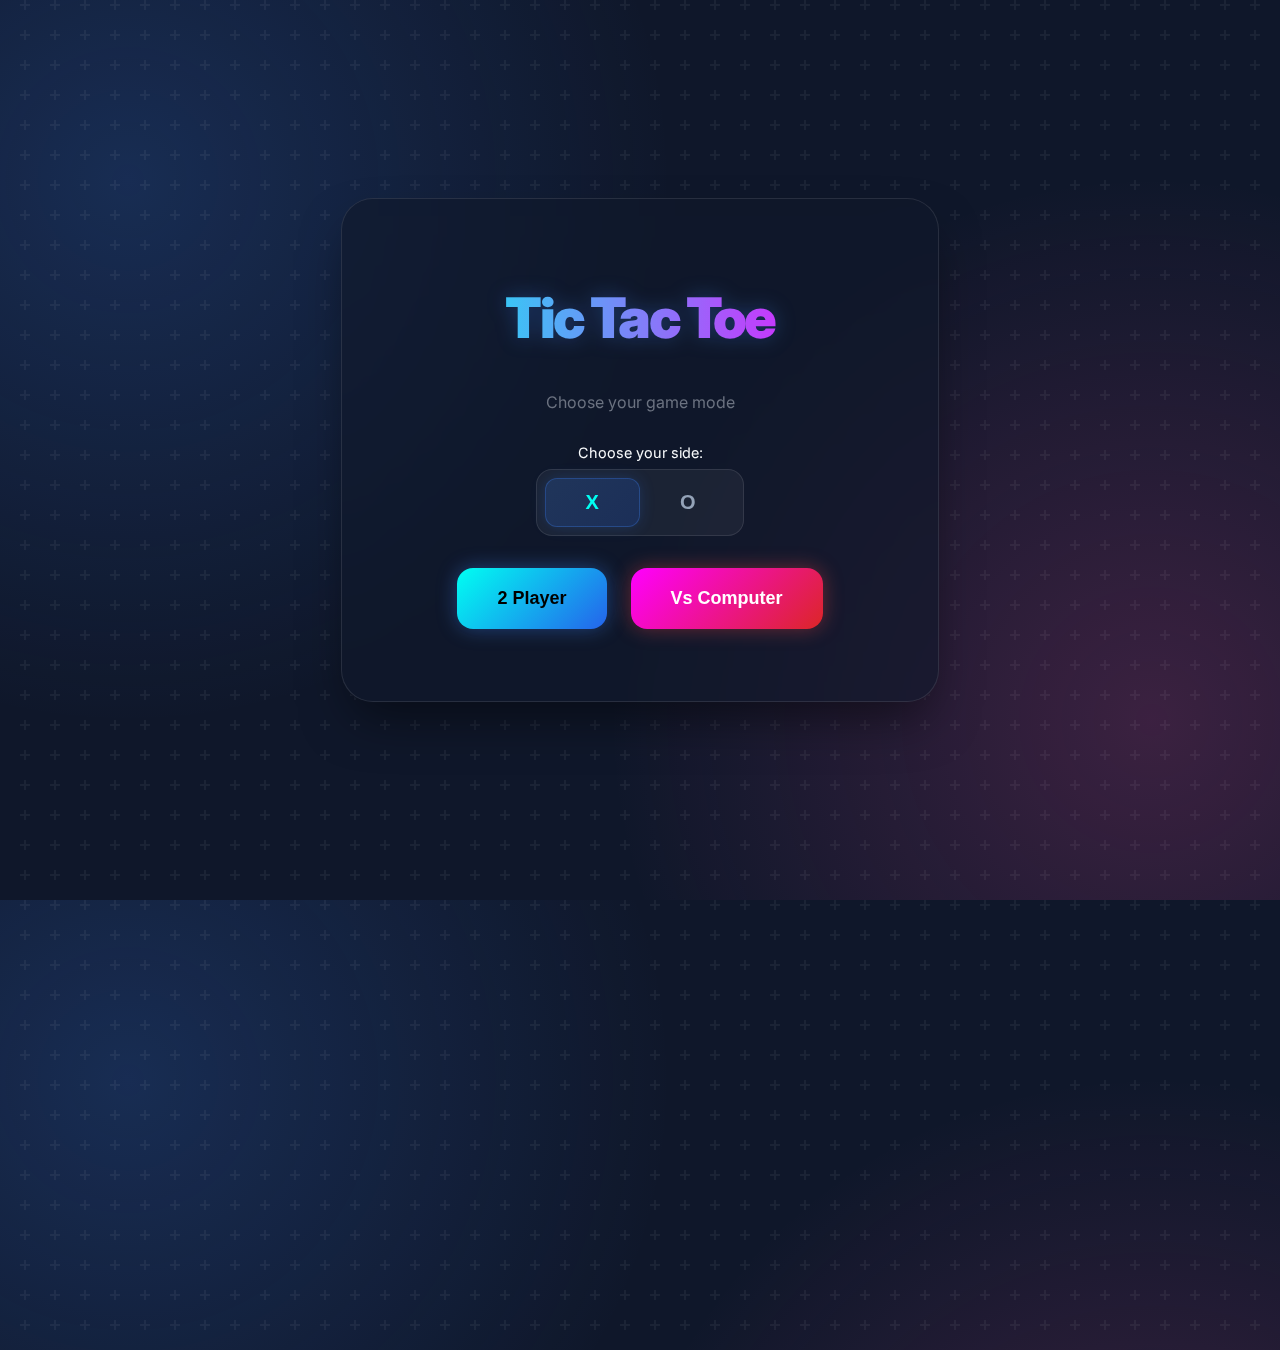
<file: index.html>
<!DOCTYPE html>
<html lang="en">
<head>
    <meta charset="UTF-8">
    <meta name="viewport" content="width=device-width, initial-scale=1.0">
    <title>Tic Tac Toe</title>
    <link rel="stylesheet" href="css/style.css">
    <link rel="stylesheet" href="css/responsive.css">
    <link rel="preconnect" href="https://fonts.googleapis.com">
    <link rel="preconnect" href="https://fonts.gstatic.com" crossorigin>
    <link href="https://fonts.googleapis.com/css2?family=Inter:wght@400;600;700&display=swap" rel="stylesheet">
</head>
<body>

    <div class="container">
        <h1>Tic Tac Toe</h1>

        <!-- Home Screen -->
        <div id="home-screen">
            <p style="margin-bottom: 2rem; color: #6B7280;">Choose your game mode</p>
            
            <div class="symbol-selection" style="margin-bottom: 2rem;">
                <p style="margin-bottom: 0.5rem; font-size: 0.9rem;">Choose your side:</p>
                <div class="toggle-container">
                    <button class="toggle-btn active" data-symbol="X">X</button>
                    <button class="toggle-btn" data-symbol="O">O</button>
                </div>
            </div>

            <div class="mode-selection">
                <button id="btn-2player" class="btn btn-primary">2 Player</button>
                <button id="btn-ai" class="btn btn-secondary">Vs Computer</button>
            </div>
        </div>

        <!-- Game Screen -->
        <div id="game-screen" class="hidden">
            <div class="status-bar" id="status-text">Player X's Turn</div>
            
            <div class="game-board" id="board">
                <div class="cell" data-index="0"></div>
                <div class="cell" data-index="1"></div>
                <div class="cell" data-index="2"></div>
                <div class="cell" data-index="3"></div>
                <div class="cell" data-index="4"></div>
                <div class="cell" data-index="5"></div>
                <div class="cell" data-index="6"></div>
                <div class="cell" data-index="7"></div>
                <div class="cell" data-index="8"></div>
            </div>

            <div class="controls">
                <button id="btn-restart" class="btn btn-secondary" style="font-size: 0.9rem; padding: 0.5rem 1rem;">Restart</button>
                <button id="btn-home" class="btn" style="font-size: 0.9rem; padding: 0.5rem 1rem;">Home</button>
            </div>
        </div>

        <!-- Result Screen Overlay -->
        <div id="result-screen" class="hidden">
            <div class="result-card">
                <h2 id="result-message" style="font-size: 2rem; margin-bottom: 1.5rem; color: var(--primary-color);">Winner!</h2>
                <button id="btn-play-again" class="btn btn-primary">Play Again</button>
            </div>
        </div>

    </div>

    <script src="js/game.js"></script>
</body>
</html>
</file>
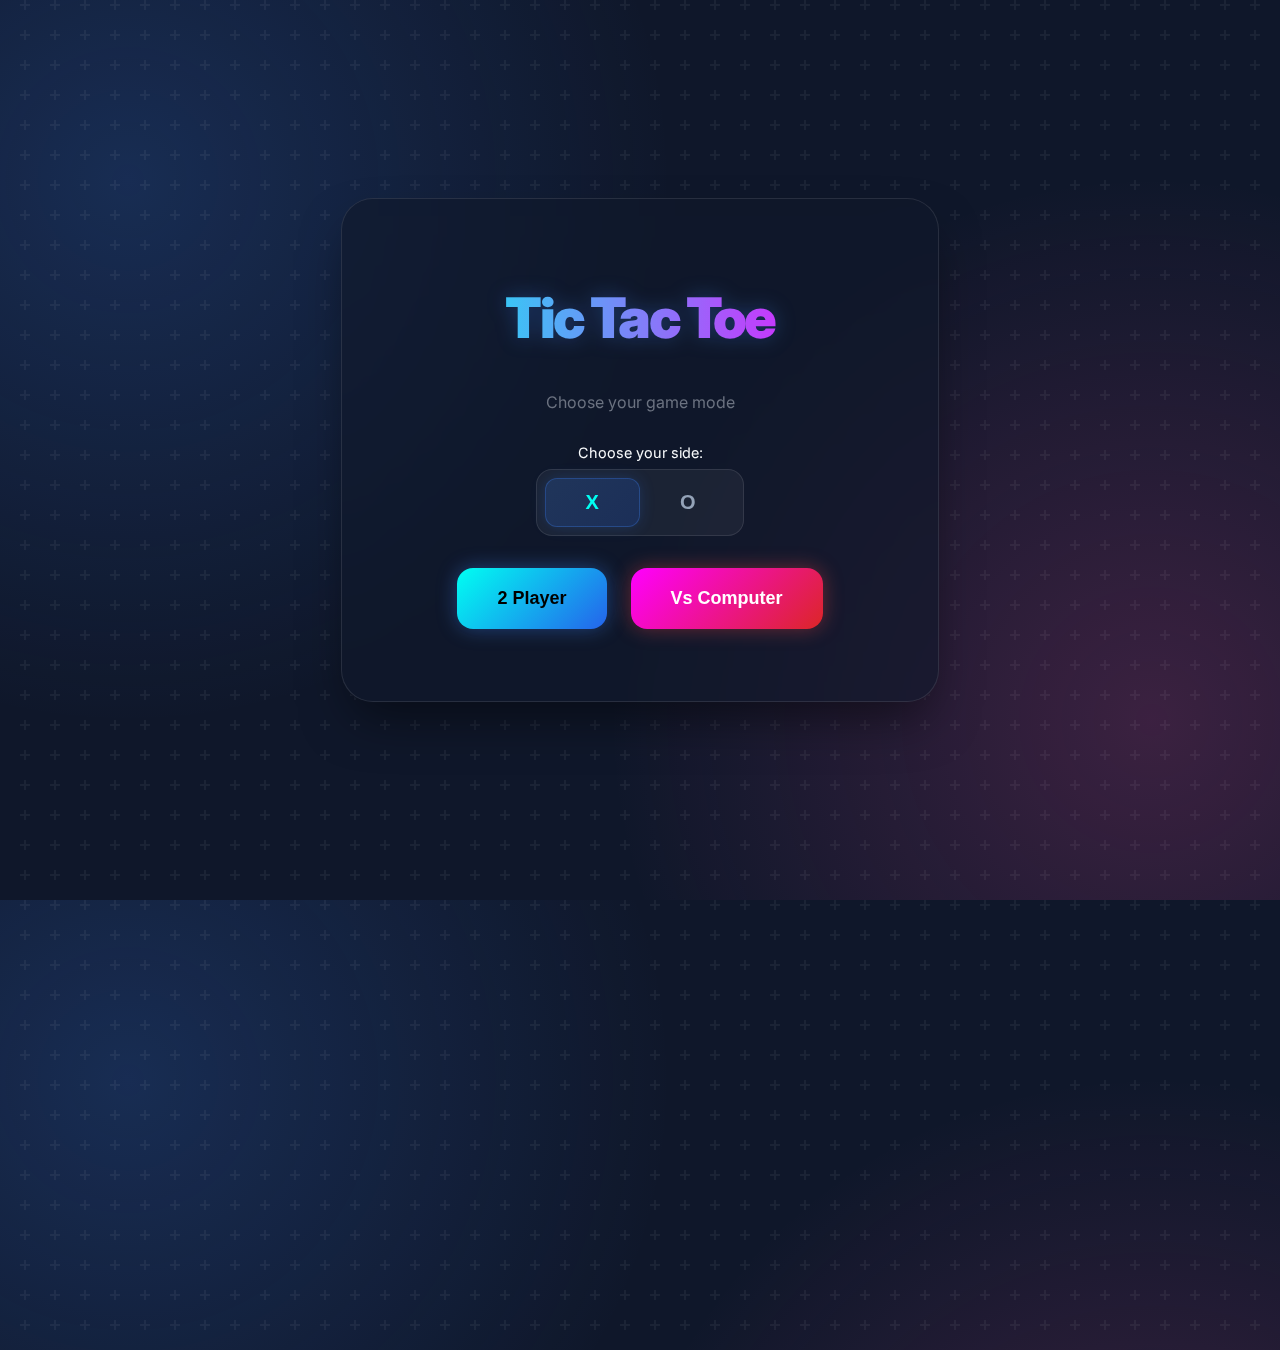
<file: target/classes/templates/index.html>
<!DOCTYPE html>
<html lang="en" xmlns:th="http://www.thymeleaf.org">
<head>
    <meta charset="UTF-8">
    <meta name="viewport" content="width=device-width, initial-scale=1.0">
    <title>Tic Tac Toe</title>
    <link rel="stylesheet" href="/css/style.css">
    <link rel="stylesheet" href="/css/responsive.css">
    <link rel="preconnect" href="https://fonts.googleapis.com">
    <link rel="preconnect" href="https://fonts.gstatic.com" crossorigin>
    <link href="https://fonts.googleapis.com/css2?family=Inter:wght@400;600;700&display=swap" rel="stylesheet">
</head>
<body>

    <div class="container">
        <h1>Tic Tac Toe</h1>

        <!-- Home Screen -->
        <div id="home-screen">
            <p style="margin-bottom: 2rem; color: #6B7280;">Choose your game mode</p>
            
            <div class="symbol-selection" style="margin-bottom: 2rem;">
                <p style="margin-bottom: 0.5rem; font-size: 0.9rem;">Choose your side:</p>
                <div class="toggle-container">
                    <button class="toggle-btn active" data-symbol="X">X</button>
                    <button class="toggle-btn" data-symbol="O">O</button>
                </div>
            </div>

            <div class="mode-selection">
                <button id="btn-2player" class="btn btn-primary">2 Player</button>
                <button id="btn-ai" class="btn btn-secondary">Vs Computer</button>
            </div>
        </div>

        <!-- Game Screen -->
        <div id="game-screen" class="hidden">
            <div class="status-bar" id="status-text">Player X's Turn</div>
            
            <div class="game-board" id="board">
                <div class="cell" data-index="0"></div>
                <div class="cell" data-index="1"></div>
                <div class="cell" data-index="2"></div>
                <div class="cell" data-index="3"></div>
                <div class="cell" data-index="4"></div>
                <div class="cell" data-index="5"></div>
                <div class="cell" data-index="6"></div>
                <div class="cell" data-index="7"></div>
                <div class="cell" data-index="8"></div>
            </div>

            <div class="controls">
                <button id="btn-restart" class="btn btn-secondary" style="font-size: 0.9rem; padding: 0.5rem 1rem;">Restart</button>
                <button id="btn-home" class="btn" style="font-size: 0.9rem; padding: 0.5rem 1rem;">Home</button>
            </div>
        </div>

        <!-- Result Screen Overlay -->
        <div id="result-screen" class="hidden">
            <div class="result-card">
                <h2 id="result-message" style="font-size: 2rem; margin-bottom: 1.5rem; color: var(--primary-color);">Winner!</h2>
                <button id="btn-play-again" class="btn btn-primary">Play Again</button>
            </div>
        </div>

    </div>

    <script src="/js/game.js"></script>
</body>
</html>
</file>
<file: css/style.css>
:root {
    --primary-color: #00fff2; /* Neon Cyan */
    --secondary-color: #ff00ff; /* Neon Magenta */
    --bg-dark: #0f172a;
    --board-bg: rgba(255, 255, 255, 0.05);
    --text-color: #f8fafc;
    --glass-border: rgba(255, 255, 255, 0.1);
    --shadow-glow: 0 0 20px rgba(0, 255, 242, 0.3);
}

body {
    font-family: 'Inter', sans-serif;
    background-color: var(--bg-dark);
    background-image: 
        radial-gradient(circle at 10% 20%, rgba(59, 130, 246, 0.2) 0%, transparent 40%),
        radial-gradient(circle at 90% 80%, rgba(236, 72, 153, 0.2) 0%, transparent 40%);
    color: var(--text-color);
    margin: 0;
    display: flex;
    justify-content: center;
    align-items: center;
    min-height: 100vh;
    /* overflow: hidden; Removed to allow scrolling on small screens */
}

/* Floating particles background effect */
body::before {
    content: '';
    position: absolute;
    width: 200%;
    height: 200%;
    background: url("data:image/svg+xml,%3Csvg width='60' height='60' viewBox='0 0 60 60' xmlns='http://www.w3.org/2000/svg'%3E%3Cg fill='none' fill-rule='evenodd'%3E%3Cg fill='%23ffffff' fill-opacity='0.05'%3E%3Cpath d='M36 34v-4h-2v4h-4v2h4v4h2v-4h4v-2h-4zm0-30V0h-2v4h-4v2h4v4h2V6h4V4h-4zM6 34v-4H4v4H0v2h4v4h2v-4h4v-2H6zM6 4V0H4v4H0v2h4v4h2V6h4V4H6z'/%3E%3C/g%3E%3C/g%3E%3C/svg%3E");
    animation: moveBackground 60s linear infinite;
    z-index: -1;
}

@keyframes moveBackground {
    0% { transform: translate(0, 0); }
    100% { transform: translate(-50%, -50%); }
}

.container {
    text-align: center;
    max-width: 500px;
    width: 90%;
    padding: 3rem;
    background: rgba(15, 23, 42, 0.6);
    backdrop-filter: blur(20px);
    -webkit-backdrop-filter: blur(20px);
    border-radius: 2rem;
    border: 1px solid var(--glass-border);
    box-shadow: 0 25px 50px -12px rgba(0, 0, 0, 0.5);
    position: relative;
    overflow: hidden;
}

/* Shimmer effect on container border */
.container::after {
    content: '';
    position: absolute;
    top: 0;
    left: -100%;
    width: 100%;
    height: 100%;
    background: linear-gradient(90deg, transparent, rgba(255, 255, 255, 0.05), transparent);
    animation: shimmer 3s infinite;
    pointer-events: none;
}

@keyframes shimmer {
    0% { left: -100%; }
    100% { left: 100%; }
}

h1 {
    font-size: 3.5rem;
    margin-bottom: 2.5rem;
    background: linear-gradient(to right, var(--primary-color), var(--secondary-color));
    -webkit-background-clip: text;
    background-clip: text;
    color: transparent;
    font-weight: 900;
    letter-spacing: -0.05em;
    filter: drop-shadow(0 0 10px rgba(59, 130, 246, 0.3));
    animation: fadeInDown 0.8s cubic-bezier(0.34, 1.56, 0.64, 1);
}

/* Symbol Selection */
.symbol-selection {
    margin-bottom: 2.5rem;
    animation: fadeInUp 0.6s ease-out 0.2s backwards;
}

.toggle-container {
    display: inline-flex;
    background: rgba(255, 255, 255, 0.05);
    border-radius: 1rem;
    padding: 0.5rem;
    border: 1px solid var(--glass-border);
}

.toggle-btn {
    padding: 0.75rem 2.5rem;
    border: none;
    background: transparent;
    cursor: pointer;
    border-radius: 0.75rem;
    font-weight: 700;
    color: #94a3b8;
    transition: all 0.3s cubic-bezier(0.4, 0, 0.2, 1);
    font-size: 1.25rem;
}

.toggle-btn:hover {
    color: white;
    background: rgba(255, 255, 255, 0.05);
}

.toggle-btn.active {
    background: linear-gradient(135deg, rgba(59, 130, 246, 0.2), rgba(37, 99, 235, 0.2));
    color: var(--primary-color);
    box-shadow: 0 0 15px rgba(59, 130, 246, 0.2);
    border: 1px solid rgba(59, 130, 246, 0.3);
}

.toggle-btn[data-symbol="O"].active {
    background: linear-gradient(135deg, rgba(239, 68, 68, 0.2), rgba(220, 38, 38, 0.2));
    color: var(--secondary-color);
    box-shadow: 0 0 15px rgba(239, 68, 68, 0.2);
    border: 1px solid rgba(239, 68, 68, 0.3);
}

/* Mode Selection Buttons */
.mode-selection {
    display: flex;
    gap: 1.5rem;
    justify-content: center;
    margin-bottom: 1.5rem;
    animation: fadeInUp 0.6s ease-out 0.3s backwards;
}

.btn {
    padding: 1.25rem 2.5rem;
    font-size: 1.125rem;
    border: none;
    border-radius: 1rem;
    cursor: pointer;
    transition: all 0.3s cubic-bezier(0.4, 0, 0.2, 1);
    background: rgba(255, 255, 255, 0.05);
    color: white;
    font-weight: 600;
    border: 1px solid var(--glass-border);
    backdrop-filter: blur(5px);
    position: relative;
    overflow: hidden;
}

.btn::before {
    content: '';
    position: absolute;
    top: 0;
    left: 0;
    width: 100%;
    height: 100%;
    background: linear-gradient(rgba(255, 255, 255, 0.1), transparent);
    opacity: 0;
    transition: opacity 0.3s;
}

.btn:hover {
    transform: translateY(-5px);
    box-shadow: 0 10px 20px -5px rgba(0, 0, 0, 0.3);
    border-color: rgba(255, 255, 255, 0.3);
}

.btn:hover::before {
    opacity: 1;
}

.btn-primary {
    background: linear-gradient(135deg, var(--primary-color), #2563EB);
    box-shadow: 0 0 20px rgba(59, 130, 246, 0.4);
    border: none;
    color: #000; /* Contrast for neon cyan */
}

.btn-secondary {
    background: linear-gradient(135deg, var(--secondary-color), #DC2626);
    box-shadow: 0 0 20px rgba(239, 68, 68, 0.4);
    border: none;
    color: #fff;
}

/* Game Board */
.game-board {
    display: grid;
    grid-template-columns: repeat(3, 1fr);
    gap: 1rem;
    background: rgba(0, 0, 0, 0.2);
    padding: 1.5rem;
    border-radius: 1.5rem;
    margin: 0 auto 2.5rem;
    max-width: 400px;
    border: 1px solid var(--glass-border);
    animation: zoomIn 0.5s cubic-bezier(0.34, 1.56, 0.64, 1);
}

.cell {
    background: rgba(255, 255, 255, 0.03);
    aspect-ratio: 1;
    display: flex;
    justify-content: center;
    align-items: center;
    font-size: 4rem;
    font-weight: 800;
    cursor: pointer;
    transition: all 0.3s ease;
    border-radius: 1rem;
    border: 1px solid transparent;
    box-shadow: inset 0 2px 4px rgba(0, 0, 0, 0.2);
}

.cell:hover:not(.taken) {
    background: rgba(255, 255, 255, 0.08);
    transform: scale(0.95);
    border-color: rgba(255, 255, 255, 0.1);
}

.cell.x {
    color: var(--primary-color);
    text-shadow: 0 0 20px rgba(0, 255, 242, 0.6);
    animation: popIn 0.4s cubic-bezier(0.34, 1.56, 0.64, 1);
}

.cell.o {
    color: var(--secondary-color);
    text-shadow: 0 0 20px rgba(255, 0, 255, 0.6);
    animation: popIn 0.4s cubic-bezier(0.34, 1.56, 0.64, 1);
}

.cell.winner {
    background: rgba(255, 255, 255, 0.1);
    animation: winnerPulse 1.5s infinite;
    z-index: 10;
    border-color: rgba(255, 255, 255, 0.5);
    box-shadow: 0 0 30px rgba(255, 255, 255, 0.1);
}

/* Status Bar */
.status-bar {
    margin-bottom: 2rem;
    font-size: 1.5rem;
    font-weight: 600;
    color: #94a3b8;
    text-transform: uppercase;
    letter-spacing: 0.1em;
}

/* Animations */
@keyframes popIn {
    0% { transform: scale(0) rotate(-45deg); opacity: 0; filter: blur(10px); }
    70% { transform: scale(1.2) rotate(10deg); }
    100% { transform: scale(1) rotate(0); opacity: 1; filter: blur(0); }
}

@keyframes winnerPulse {
    0% { transform: scale(1); box-shadow: 0 0 0 0 rgba(255, 255, 255, 0.2); }
    50% { transform: scale(1.05); box-shadow: 0 0 0 15px rgba(255, 255, 255, 0); }
    100% { transform: scale(1); box-shadow: 0 0 0 0 rgba(255, 255, 255, 0); }
}

@keyframes fadeInDown {
    from { opacity: 0; transform: translateY(-30px); filter: blur(5px); }
    to { opacity: 1; transform: translateY(0); filter: blur(0); }
}

@keyframes fadeInUp {
    from { opacity: 0; transform: translateY(30px); filter: blur(5px); }
    to { opacity: 1; transform: translateY(0); filter: blur(0); }
}

@keyframes zoomIn {
    from { opacity: 0; transform: scale(0.8); filter: blur(10px); }
    to { opacity: 1; transform: scale(1); filter: blur(0); }
}

/* Result Overlay */
#result-screen {
    background-color: rgba(15, 23, 42, 0.85);
    backdrop-filter: blur(15px);
}

.result-card {
    background: rgba(30, 41, 59, 0.9);
    padding: 3.5rem;
    border-radius: 2rem;
    border: 1px solid rgba(255, 255, 255, 0.1);
    box-shadow: 0 0 50px rgba(0, 0, 0, 0.5);
}

.result-card h2 {
    font-size: 3rem;
    margin-bottom: 2rem;
    background: linear-gradient(to right, #fff, #94a3b8);
    -webkit-background-clip: text;
    background-clip: text;
    color: transparent;
}

.hidden {
    display: none !important;
}

.controls {
    display: flex;
    justify-content: center;
    gap: 1.5rem;
    margin-top: 2rem;
}
</file>
<file: css/responsive.css>
/* Responsive Design */
@media (max-width: 600px) {
    .container {
        padding: 1.5rem;
        width: 95%;
        border-radius: 1.5rem;
    }

    h1 {
        font-size: 2.5rem;
        margin-bottom: 1.5rem;
    }

    .symbol-selection {
        margin-bottom: 1.5rem;
    }
    
    .toggle-btn {
        padding: 0.5rem 1.5rem;
        font-size: 1rem;
    }

    .mode-selection {
        flex-direction: column;
        gap: 1rem;
    }

    .btn {
        padding: 1rem 2rem;
        font-size: 1rem;
        width: 100%;
    }

    .game-board {
        gap: 0.5rem;
        padding: 1rem;
        max-width: 300px;
    }

    .cell {
        font-size: 2.5rem;
        border-radius: 0.75rem;
    }

    .status-bar {
        font-size: 1.2rem;
        margin-bottom: 1rem;
    }
    
    .result-card {
        padding: 2rem;
        width: 85%;
    }
    
    .result-card h2 {
        font-size: 2rem;
    }
}

@media (max-height: 700px) {
    .container {
        padding: 1rem;
    }
    
    h1 {
        font-size: 2rem;
        margin-bottom: 1rem;
    }
    
    .game-board {
        margin-bottom: 1rem;
        max-width: 280px;
    }
    
    .cell {
        font-size: 2rem;
    }
}
</file>
